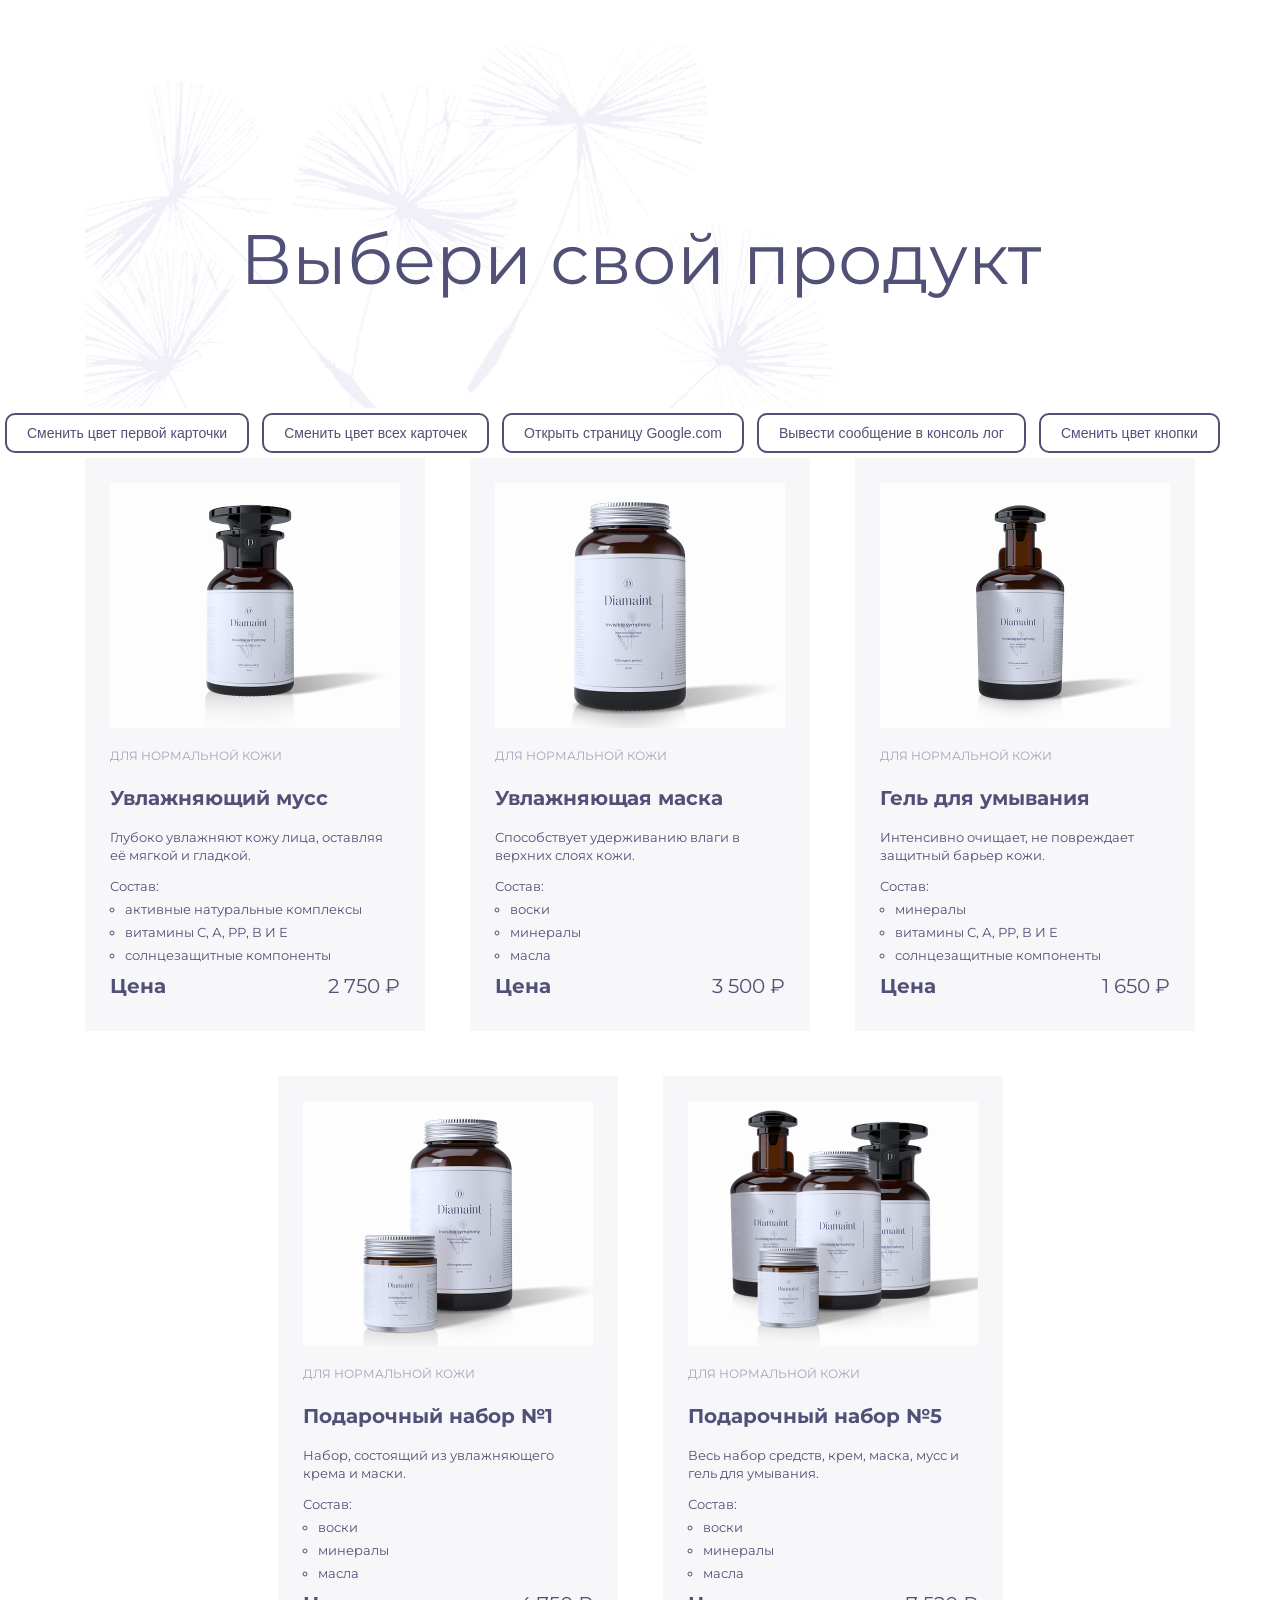
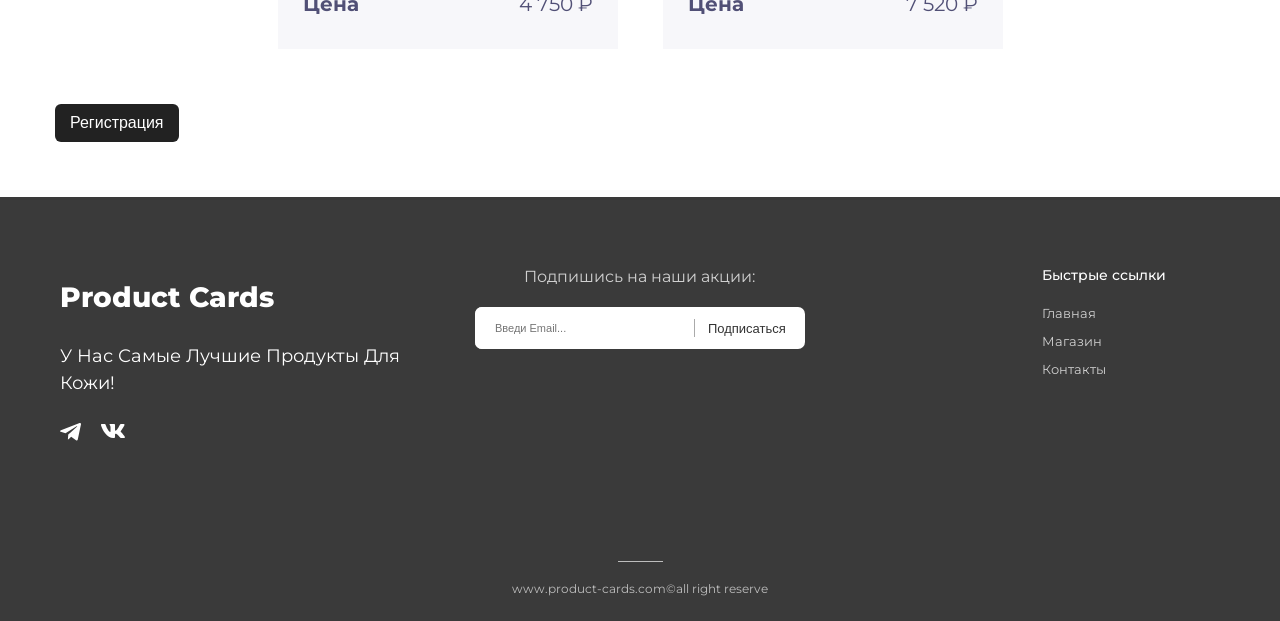
<file: index.html>
<!DOCTYPE html>
<html lang="ru">
  <head>
    <meta charset="UTF-8">
    <meta name="viewport" content="width=device-width, initial-scale=1.0">
    <title>Product Cards</title>

    <link rel="stylesheet" href="css/style.css">

    <link rel="preconnect" href="https://fonts.googleapis.com">
    <link rel="preconnect" href="https://fonts.gstatic.com" crossorigin>
    <link href="https://fonts.googleapis.com/css2?family=Montserrat:wght@400;700&display=swap" rel="stylesheet">
  </head>
  <body>

    <div class="content">

      <h1 class="title">Выбери свой продукт</h1>

      <button id="change-color-first-card">Сменить цвет первой карточки</button>
      <button id="change-color-all-card">Сменить цвет всех карточек</button>
      <button id="open-padge-google">Открыть страницу Google.com</button>
      <button id="output-message-console-log">Вывести сообщение в консоль лог</button>
      <button id="change-color-button">Сменить цвет кнопки</button>

      <ul class="products-list"></ul>

      <template id="product-template">
        <li class="card">
          <img src="" alt="">
          <p class="label-text"><span class="skin-type"></span></p>
          <h2 class="product"></h2>
          <p class="description"></p>
          <span>Состав:</span>
          <ul class="components-list"></ul>
          <div class="price-row">
            <b class="price">Цена</b>
            <span class="product-price"></span>
          </div>
        </li>
      </template>
    </div>
    <!-- ОСНОВНАЯ СТРАНИЦА -->
    <div class="button">
        <button
            type="button"
            class="registration-button"
            id="registration-button"
        >
            Регистрация
        </button>
    </div>

    <!-- OVERLAY -->
    <div class="overlay"></div>

    <!-- МОДАЛЬНОЕ ОКНО -->
    <div class="modal" id="registration-modal">
        <div class="modal-content">

    <!-- КНОПКА ЗАКРЫТИЯ -->
            <button
                type="button"
                class="modal-close"
                id="modal-close"
            >
                ×
            </button>
            <h2>Регистрация</h2>

    <!-- ФОРМА РЕГИСТРАЦИИ -->
            <form id="registration-form">

    <!-- ИМЯ -->
                <div class="form-field">
                    <label for="first-name">
                        Имя
                    </label>
                    <input
                        type="text"
                        id="first-name"
                        name="firstName"
                        placeholder="Введите имя"
                        required
                        minlength="2"
                    >
                </div>

    <!-- ФАМИЛИЯ -->
                <div class="form-field">
                    <label for="last-name">
                        Фамилия
                    </label>
                    <input
                        type="text"
                        id="last-name"
                        name="lastName"
                        placeholder="Введите фамилию"
                        required
                        minlength="2"
                    >
                </div>

    <!-- ДАТА РОЖДЕНИЯ -->
                <div class="form-field">
                    <label for="birth-date">
                        Дата рождения
                    </label>
                    <input
                        type="date"
                        id="birth-date"
                        name="birthDate"
                        required
                    >
                </div>

    <!-- ЛОГИН -->
                <div class="form-field">
                    <label for="login">
                        Логин
                    </label>
                    <input
                        type="text"
                        id="login"
                        name="login"
                        placeholder="Введите логин"
                        required
                        minlength="4"
                    >
                </div>

    <!-- ПАРОЛЬ -->
                <div class="form-field">
                    <label for="password">
                        Пароль
                    </label>
                    <input
                        type="password"
                        id="password"
                        name="password"
                        placeholder="Введите пароль"
                        required
                        minlength="6"
                    >
                </div>

    <!-- ПОВТОР ПАРОЛЯ -->
                <div class="form-field">
                    <label for="repeat-password">
                        Повторите пароль
                    </label>
                    <input
                        type="password"
                        id="repeat-password"
                        name="repeatPassword"
                        placeholder="Повторите пароль"
                        required
                        minlength="6"
                    >
                </div>

    <!-- КНОПКА РЕГИСТРАЦИИ -->
                <button
                    type="submit"
                    class="registration-submit"
                >
                    Зарегистрироваться
                </button>
            </form>
        </div>
    </div>

    <!-- FOOTER -->
    <footer class="footer">
        <div class="footer-container">

    <!-- ЛЕВАЯ ЧАСТЬ -->
            <div class="footer-info">
                <h2 class="footer-title">Product Cards</h2>
                <p class="footer-description">
                    У Нас Самые Лучшие Продукты Для Кожи!
                </p>
                <div class="social-links">
                    <a
                        class="social-link"
                        href="https://telegram.org/"
                        target="_blank"
                    >
                        <img src="images/telegram.svg" alt="Telegram">
                    </a>
                    <a
                        class="social-link"
                        href="https://vk.com/"
                        target="_blank"
                    >
                        <img src="images/Vkontacte.svg" alt="ВКонтакте">
                    </a>
                </div>
            </div>

    <!-- ЦЕНТРАЛЬНАЯ ЧАСТЬ -->
            <div class="footer-subscribe">
                <p class="subscribe-title">
                    Подпишись на наши акции:
                </p>
                <form
                    id="subscribe-form"
                    class="subscribe-form"
                >
                    <input
                        type="email"
                        id="subscribe-email"
                        class="subscribe-input"
                        name="email"
                        placeholder="Введи Email..."
                        required
                    >
                    <button
                        type="submit"
                        class="subscribe-button"
                    >
                        Подписаться
                    </button>
                </form>
            </div>

    <!-- ПРАВАЯ ЧАСТЬ -->
            <nav class="footer-nav">
                <h2 class="footer-nav-title">Быстрые ссылки</h2>
                <ul class="footer-nav-list">
                    <li class="footer-nav-item">
                        <a class="footer-nav-link" href="#">
                            Главная
                        </a>
                    </li>
                    <li class="footer-nav-item">
                        <a class="footer-nav-link" href="#">
                                Магазин
                        </a>
                    </li>
                    <li class="footer-nav-item">
                        <a class="footer-nav-link" href="#">
                                Контакты
                        </a>
                    </li>
                </ul>
            </nav>
        </div>

    <!-- НИЖНЯЯ ЧАСТЬ -->
        <div class="footer-bottom">
            <div class="footer-line"></div>
            <p class="footer-bottom-text">
                www.product-cards.com©all right reserve
            </p>
        </div>
    </footer>
    <script type="module" src="js/main.js"></script>
  </body>
</html>
</file>
<file: css/style.css>
* {
   box-sizing: border-box;
}

body {
    font-family: 'Montserrat', sans-serif;
    font-size: 13px;
    line-height: 18px;
    margin: 0;
    min-height: 100vh;
    color: #515076;
}

.content {
    max-width: 1280px;
    margin: auto;
}

.title {
    background-image: url("../images/bg_1.png");
    background-repeat: no-repeat;
    background-size: 790px 697px;
    background-position: 85px 0px;
    font-size: 70px;
    font-weight: 400;
    line-height: 78px;
    padding-top: 220px;
    padding-bottom: 110px;
    text-align: center;
    margin: 0;
}

.products-list {
    list-style: none;
    padding: 0;
    margin: 0 auto;
    display: flex;
    flex-wrap: wrap;
    gap: 45px;
    justify-content: center;
    max-width: 1110px;
}

.price-row {
    display: flex;
    justify-content: space-between;
    line-height: 24px;
    font-size: 20px;
}

.components-list {
    margin-top: 0px;
    padding: 5px;
}

.component {
    margin-bottom: 5px;
    margin-left: 10px;
}

.card {
    background: #F7F7FA;
    width: 340px;
    height: 573px;
    padding: 25px;
}

.card img {
    width: 290px;
}

button {
    padding: 10px 20px;
    font-size: 14px;
    border: 2px solid #515076;
    background-color: #FFFFFF;
    color: #515076;
    border-radius: 10px;
    cursor: pointer;
    transition: all 0.3s ease;
    margin: 5px;
}

/* Первая карточка */
.card-blue {
    background-color: #0000FF;
}

/* Все карточки */
.card-green {
    background-color: #00FF00;
}

/* Кнопка, цвет которой меняется */
#change-color-button.active {
    background-color: #0000FF;
    color: #FFFFFF;
    border-color: #0000FF;
}

.label-text {
    text-transform: uppercase;
    font-size: 12px;
    line-height: 24px;
    color: #A5A3B9;
}

.product {
    font-size: 20px;
    line-height: 27px;
}


/* MAIN */
.button {
    padding: 50px;
}

/* КНОПКА РЕГИСТРАЦИИ */
.registration-button {
    padding: 10px 15px;
    border: none;
    border-radius: 6px;
    background: #222;
    color: white;
    font-size: 16px;
    cursor: pointer;
}

.registration-button:hover {
    opacity: 0.8;
}

/* FOOTER */
.footer {
    background: #3A3A3A;
    color: white;
    min-height: 330px;
    padding-top: 55px;
}

/* ТРИ КОЛОНКИ */
.footer-container {
    max-width: 1569px;
    margin: 0 auto;
    padding: 0 60px;
    display: grid;
    grid-template-columns: 1fr 1fr 1fr;
    align-items: start;
}

/* ЛЕВАЯ ЧАСТЬ */
.footer-info {
    margin: 0 0 12px;
    color: #FFFFFF;
}

.footer-title {
    max-width: 214px;
    font-weight: 800;
    font-size: 28px;
    line-height: 158%;
    color: #FFFFFF;
}

.footer-description {
    max-width: 409px;
    font-size: 18px;
    line-height: 154%;
    color: #FFFFFF;
}

/* СОЦИАЛЬНЫЕ СЕТИ */
.social-links {
    display: flex;
    gap: 20px;
    margin-top: 25px;
}

.social-link {
    display: inline-block;
    color: white;
    text-decoration: none;
    font-size: 18px;
    font-weight: 700;
}

.social-link:hover {
    opacity: 0.7;
}

.social-links:hover {
    opacity: 0.7;
}

/* ЦЕНТР */
.footer-subscribe {
    display: flex;
    flex-direction: column;
    align-items: center;
}

.subscribe-title {
    text-align: center;
    margin: 0 0 10px;
    max-width: 350px;
    height: 29px;
    font-weight: 400;
    color: #d0d0d0;
    font-size: 16px;
    margin-top: 16px;
}

/* ФОРМА */ /* ФОРМА ПОДПИСКИ */
.subscribe-form {
    display: flex;
    align-items: center;
    max-width: 330px;
    height: 42px;
    margin: 0 auto;
    background: white;
    border-radius: 7px;
    overflow: hidden;
}

/* EMAIL */
.subscribe-input {
    width: 220px;
    height: 100%;
    padding: 0 20px;
    border: none;
    outline: none;
    font-size: 11px;
}

/* КНОПКА */
.subscribe-button {
    position: relative;
    width: 110px;
    height: 100%;
    padding: 0;
    border: none;
    background: white;
    color: #333;
    font-size: 13px;
    cursor: pointer;
}

/* РАЗДЕЛИТЕЛЬ */
.subscribe-button::before {
    content: "";
    position: absolute;
    left: 0;
    margin-top: 7%;
    width: 1px;
    height: 18px;
    transform: translateY(-50%);
    background: #aaa;
}

.subscribe-button:hover {
    background: #eeeeee;
}

/* ПРАВАЯ ЧАСТЬ */
.footer-nav {
    justify-self: end;
    min-width: 150px;
}

.footer-nav-title {
    margin: 16px 0 12px;
    width: 178px;
    height: 24px;
    font-weight: 500;
    font-size: 14px;
    line-height: 100%;
    padding-bottom: 23px;
    }

.footer-nav-list {
    padding: 0;
    margin: 0;
    list-style: none;
}

.footer-nav-item {
    margin-bottom: 10px;
}

.footer-nav-link {
    color: #d0d0d0;
    text-decoration: none;
    font-size: 13px;
}

.footer-nav-link:hover {
    color: white;
}

/* НИЖНЯЯ ЧАСТЬ */
.footer-bottom {
    display: flex;
    flex-direction: column;
    align-items: center;
    justify-content: flex-end;
    margin-top: 105px;
}

.footer-line {
    width: 45px;
    height: 1px;
    background: #bdbdbd;
    margin-bottom: 18px;
}

.footer-bottom-text {
    margin: 0 0 23px;
    color: #bdbdbd;
    font-size: 12px;
}

/* OVERLAY */
.overlay {
    display: none;
    position: fixed;
    inset: 0;
    background: rgba(0, 0, 0, 0.6);
    z-index: 100;
}

/* MODAL */
.modal {
    display: none;
    position: fixed;
    left: 50%;
    top: 50%;
    transform: translate(-50%, -50%);
    width: 90%;
    max-width: 500px;
    background: white;
    padding: 35px;
    border-radius: 10px;
    z-index: 101;
}

/* Показ модального окна и затемнения */
.modal-showed {
    display: block;
}

/* КНОПКА ЗАКРЫТИЯ */
.modal-close {
    position: absolute;
    top: 10px;
    right: 15px;
    border: none;
    background: transparent;
    font-size: 30px;
    cursor: pointer;
    line-height: 1;
}

/* ФОРМА РЕГИСТРАЦИИ */
#registration-form {
    display: flex;
    flex-direction: column;
    gap: 15px;
}

.form-field {
    display: flex;
    flex-direction: column;
    gap: 6px;
}

.form-field label {
    font-weight: bold;
    font-size: 14px;
}

.form-field input {
    padding: 11px;
    border: 1px solid #ccc;
    border-radius: 5px;
    font-size: 15px;
}

.form-field input:focus {
    outline: none;
    border-color: #222;
}

.registration-submit {
    margin-top: 10px;
    padding: 13px;
    border: none;
    border-radius: 5px;
    background: #222;
    color: white;
    cursor: pointer;
    font-size: 15px;
}

.registration-submit:hover {
    opacity: 0.85;
}

/* АДАПТИВ */
@media (max-width: 768px) {

    .footer-container {
        grid-template-columns: 1fr;
    }

    main {
        padding: 30px 20px;
    }

    .modal {
        padding: 30px 20px;
    }
}
</file>
